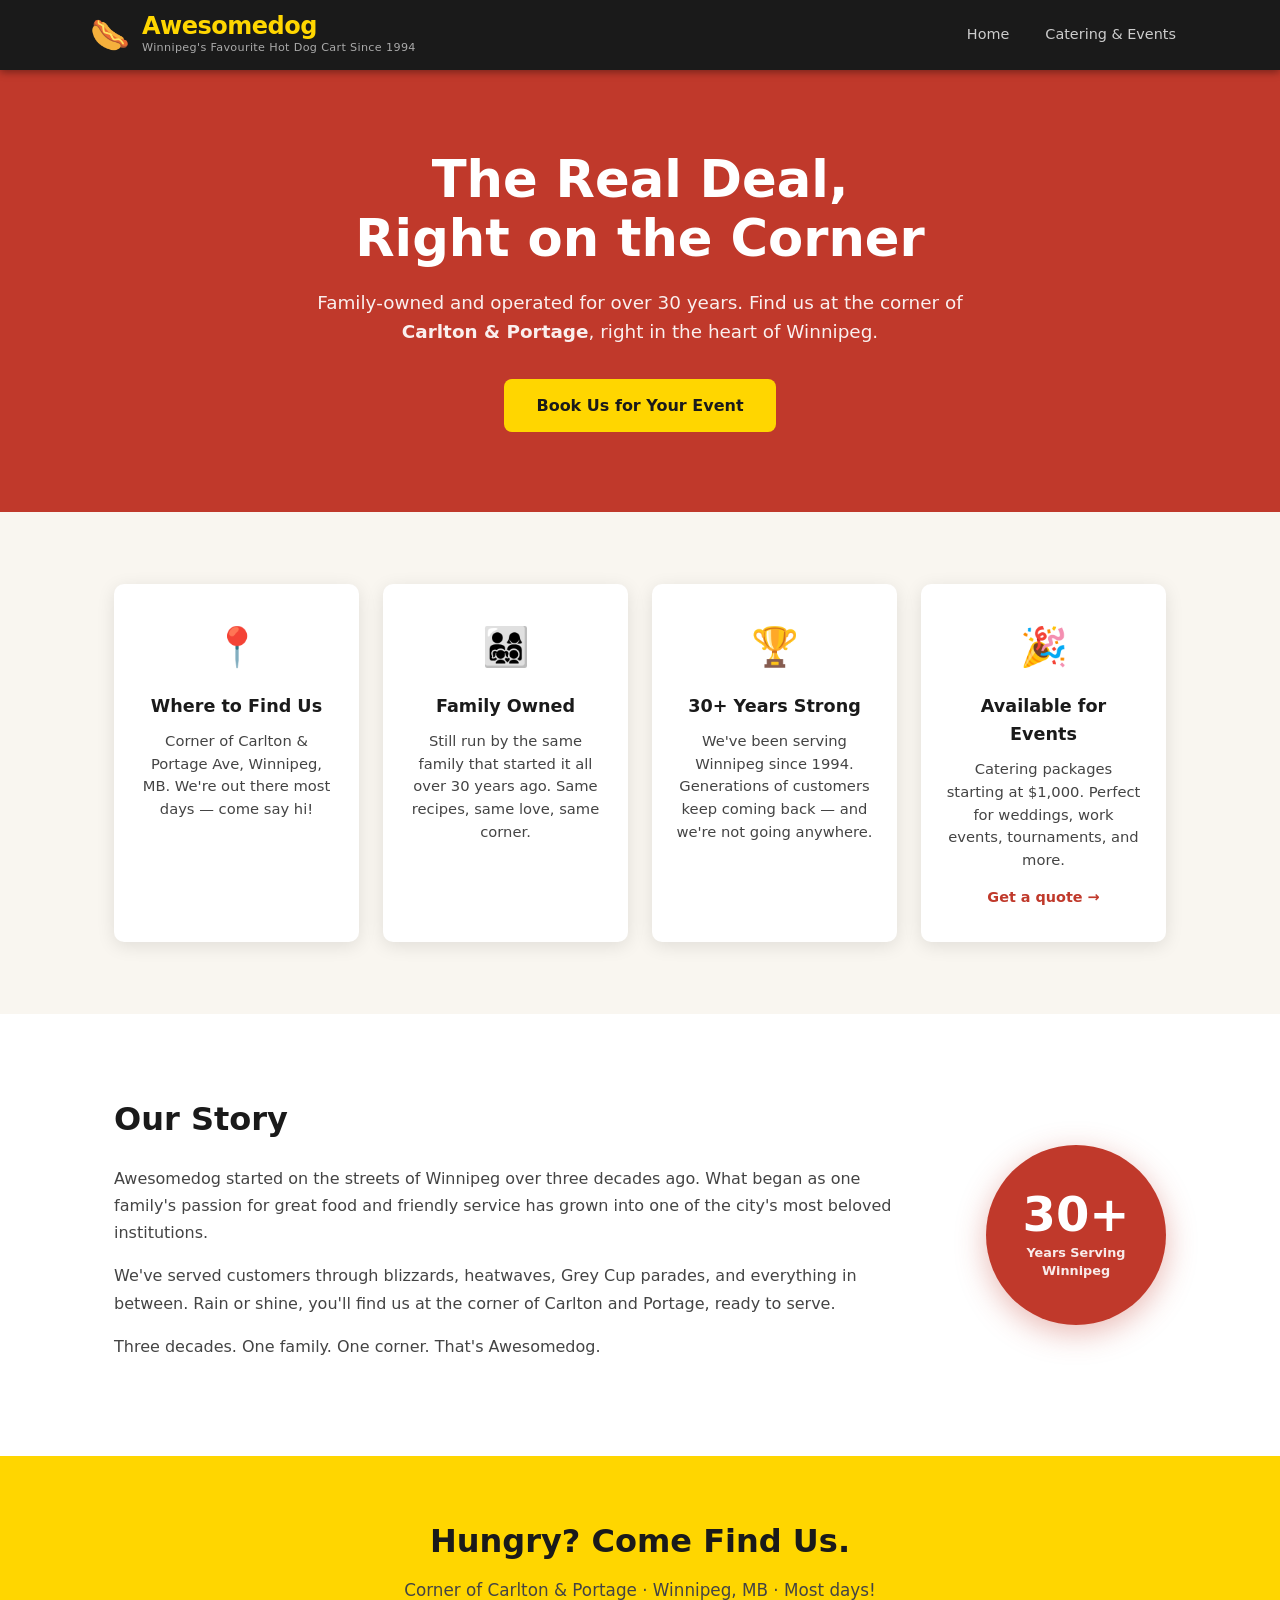
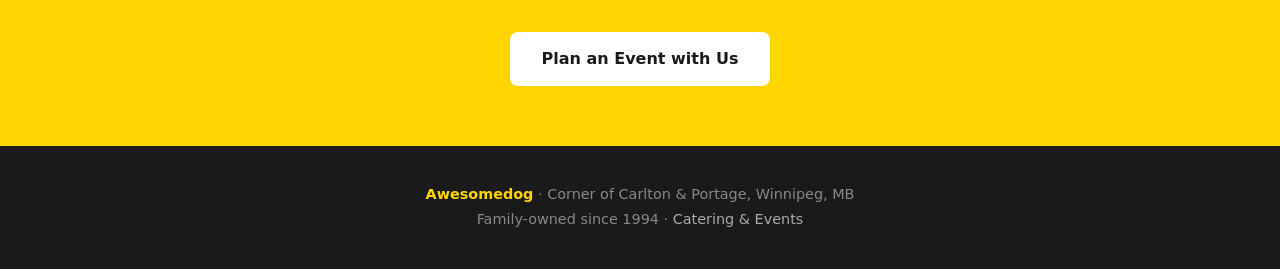
<file: index.html>
<!DOCTYPE html>
<html lang="en">
<head>
  <meta charset="UTF-8" />
  <meta name="viewport" content="width=device-width, initial-scale=1.0" />
  <title>Awesomedog – Winnipeg's Famous Hot Dog Cart</title>
  <link rel="stylesheet" href="style.css" />
</head>
<body>

  <header>
    <div class="header-inner">
      <div class="logo">
        <span class="logo-icon">🌭</span>
        <div>
          <h1>Awesomedog</h1>
          <p class="tagline">Winnipeg's Favourite Hot Dog Cart Since 1994</p>
        </div>
      </div>
      <nav>
        <a href="index.html">Home</a>
        <a href="catering.html">Catering &amp; Events</a>
      </nav>
    </div>
  </header>

  <section class="hero">
    <div class="hero-inner">
      <h2>The Real Deal,<br>Right on the Corner</h2>
      <p>Family-owned and operated for over 30 years. Find us at the corner of <strong>Carlton &amp; Portage</strong>, right in the heart of Winnipeg.</p>
      <a href="catering.html" class="btn">Book Us for Your Event</a>
    </div>
  </section>

  <section class="features">
    <div class="container">
      <div class="feature-grid">
        <div class="feature-card">
          <div class="feature-icon">📍</div>
          <h3>Where to Find Us</h3>
          <p>Corner of Carlton &amp; Portage Ave, Winnipeg, MB. We're out there most days — come say hi!</p>
        </div>
        <div class="feature-card">
          <div class="feature-icon">👨‍👩‍👧‍👦</div>
          <h3>Family Owned</h3>
          <p>Still run by the same family that started it all over 30 years ago. Same recipes, same love, same corner.</p>
        </div>
        <div class="feature-card">
          <div class="feature-icon">🏆</div>
          <h3>30+ Years Strong</h3>
          <p>We've been serving Winnipeg since 1994. Generations of customers keep coming back — and we're not going anywhere.</p>
        </div>
        <div class="feature-card">
          <div class="feature-icon">🎉</div>
          <h3>Available for Events</h3>
          <p>Catering packages starting at $1,000. Perfect for weddings, work events, tournaments, and more.</p>
          <a href="catering.html" class="card-link">Get a quote →</a>
        </div>
      </div>
    </div>
  </section>

  <section class="story">
    <div class="container story-inner">
      <div class="story-text">
        <h2>Our Story</h2>
        <p>Awesomedog started on the streets of Winnipeg over three decades ago. What began as one family's passion for great food and friendly service has grown into one of the city's most beloved institutions.</p>
        <p>We've served customers through blizzards, heatwaves, Grey Cup parades, and everything in between. Rain or shine, you'll find us at the corner of Carlton and Portage, ready to serve.</p>
        <p>Three decades. One family. One corner. That's Awesomedog.</p>
      </div>
      <div class="story-visual">
        <div class="years-badge">
          <span class="years-number">30+</span>
          <span class="years-label">Years Serving<br>Winnipeg</span>
        </div>
      </div>
    </div>
  </section>

  <section class="cta-banner">
    <div class="container">
      <h2>Hungry? Come Find Us.</h2>
      <p>Corner of Carlton &amp; Portage · Winnipeg, MB · Most days!</p>
      <a href="catering.html" class="btn btn-light">Plan an Event with Us</a>
    </div>
  </section>

  <footer>
    <div class="container">
      <p><strong>Awesomedog</strong> · Corner of Carlton &amp; Portage, Winnipeg, MB</p>
      <p>Family-owned since 1994 · <a href="catering.html">Catering &amp; Events</a></p>
    </div>
  </footer>

</body>
</html>
</file>
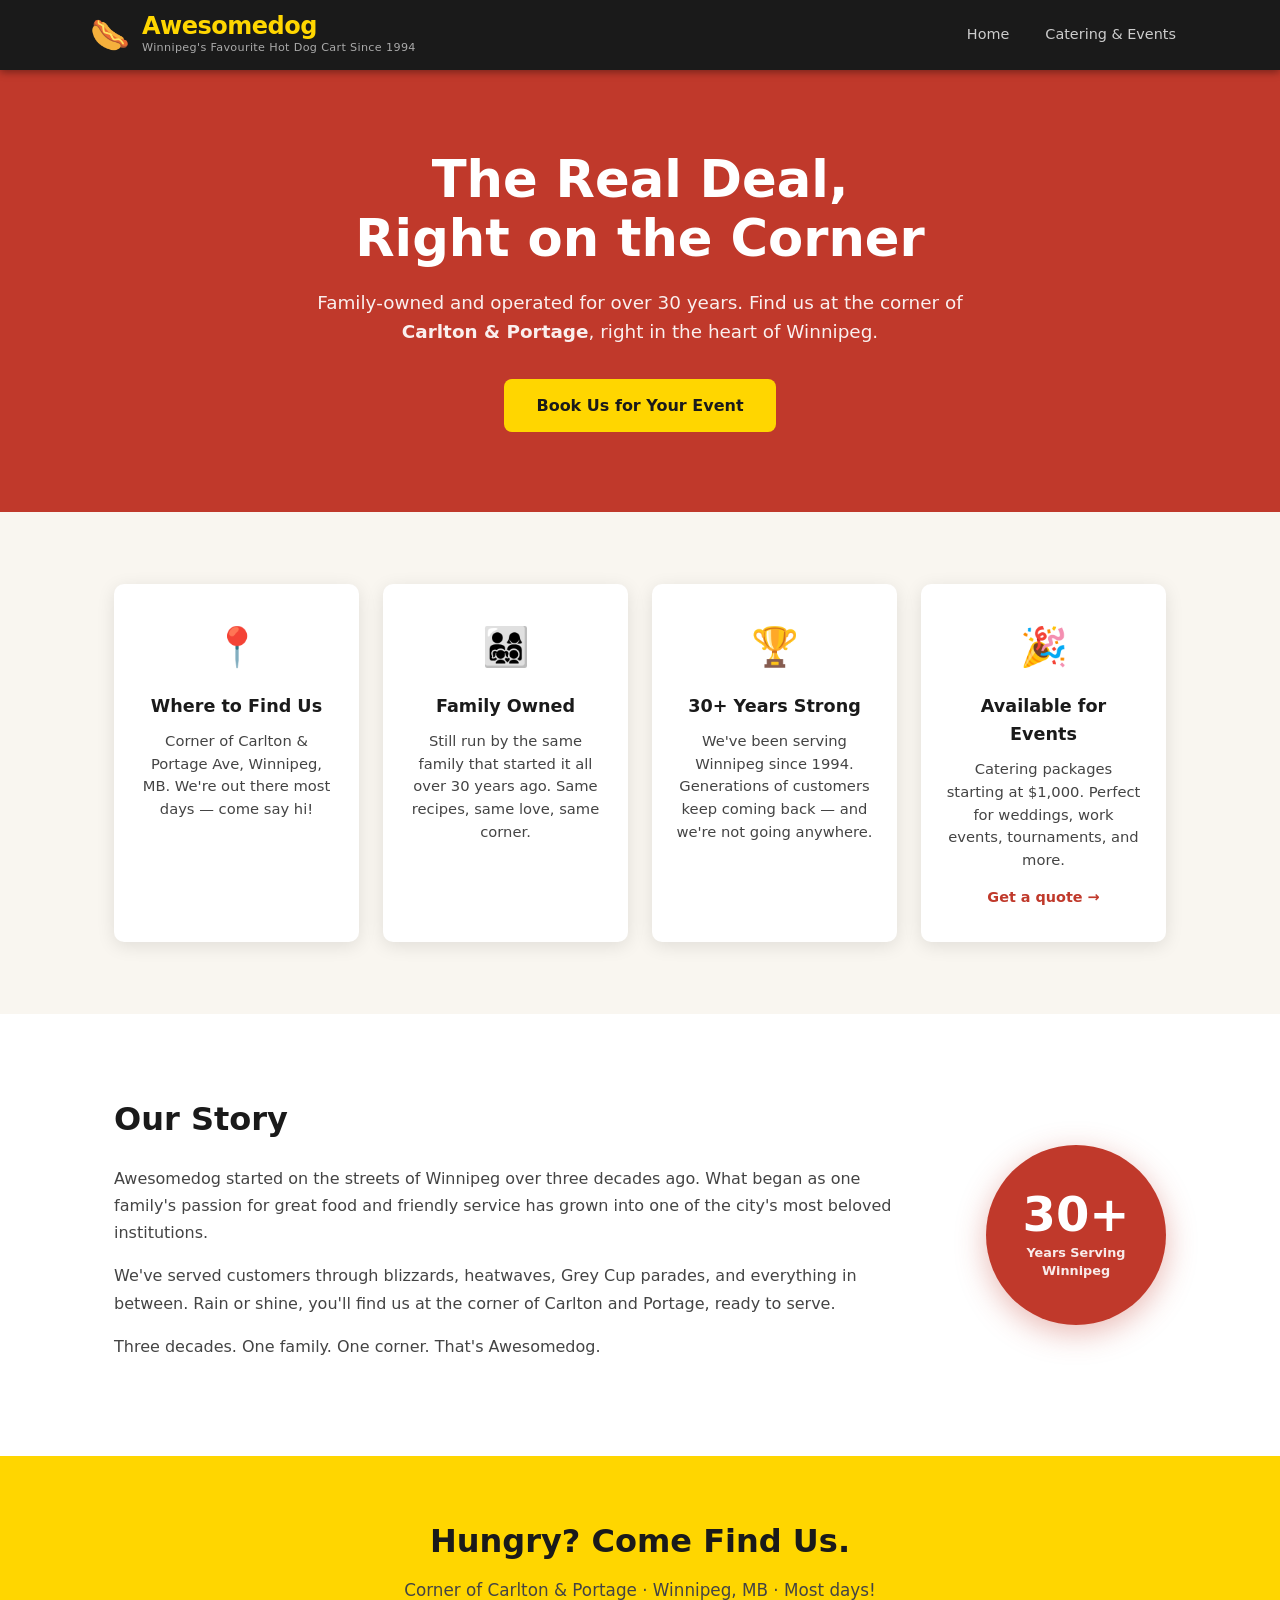
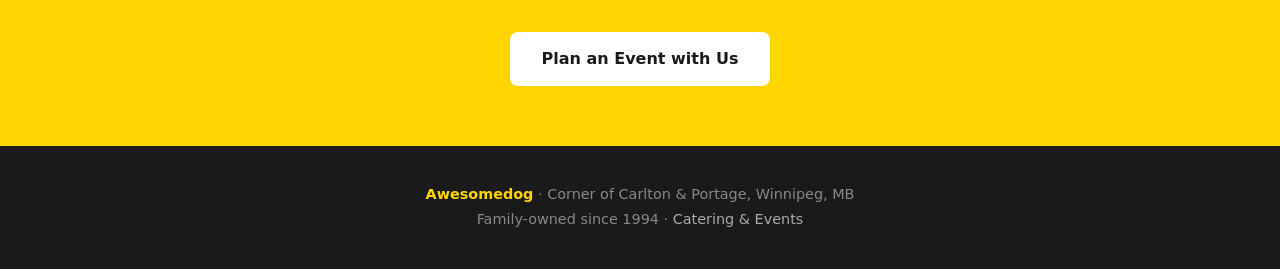
<file: awesomedog/index.html>
<!DOCTYPE html>
<html lang="en">
<head>
  <meta charset="UTF-8" />
  <meta name="viewport" content="width=device-width, initial-scale=1.0" />
  <title>Awesomedog – Winnipeg's Famous Hot Dog Cart</title>
  <link rel="stylesheet" href="style.css" />
</head>
<body>

  <header>
    <div class="header-inner">
      <div class="logo">
        <span class="logo-icon">🌭</span>
        <div>
          <h1>Awesomedog</h1>
          <p class="tagline">Winnipeg's Favourite Hot Dog Cart Since 1994</p>
        </div>
      </div>
      <nav>
        <a href="index.html">Home</a>
        <a href="catering.html">Catering &amp; Events</a>
      </nav>
    </div>
  </header>

  <section class="hero">
    <div class="hero-inner">
      <h2>The Real Deal,<br>Right on the Corner</h2>
      <p>Family-owned and operated for over 30 years. Find us at the corner of <strong>Carlton &amp; Portage</strong>, right in the heart of Winnipeg.</p>
      <a href="catering.html" class="btn">Book Us for Your Event</a>
    </div>
  </section>

  <section class="features">
    <div class="container">
      <div class="feature-grid">
        <div class="feature-card">
          <div class="feature-icon">📍</div>
          <h3>Where to Find Us</h3>
          <p>Corner of Carlton &amp; Portage Ave, Winnipeg, MB. We're out there most days — come say hi!</p>
        </div>
        <div class="feature-card">
          <div class="feature-icon">👨‍👩‍👧‍👦</div>
          <h3>Family Owned</h3>
          <p>Still run by the same family that started it all over 30 years ago. Same recipes, same love, same corner.</p>
        </div>
        <div class="feature-card">
          <div class="feature-icon">🏆</div>
          <h3>30+ Years Strong</h3>
          <p>We've been serving Winnipeg since 1994. Generations of customers keep coming back — and we're not going anywhere.</p>
        </div>
        <div class="feature-card">
          <div class="feature-icon">🎉</div>
          <h3>Available for Events</h3>
          <p>Catering packages starting at $1,000. Perfect for weddings, work events, tournaments, and more.</p>
          <a href="catering.html" class="card-link">Get a quote →</a>
        </div>
      </div>
    </div>
  </section>

  <section class="story">
    <div class="container story-inner">
      <div class="story-text">
        <h2>Our Story</h2>
        <p>Awesomedog started on the streets of Winnipeg over three decades ago. What began as one family's passion for great food and friendly service has grown into one of the city's most beloved institutions.</p>
        <p>We've served customers through blizzards, heatwaves, Grey Cup parades, and everything in between. Rain or shine, you'll find us at the corner of Carlton and Portage, ready to serve.</p>
        <p>Three decades. One family. One corner. That's Awesomedog.</p>
      </div>
      <div class="story-visual">
        <div class="years-badge">
          <span class="years-number">30+</span>
          <span class="years-label">Years Serving<br>Winnipeg</span>
        </div>
      </div>
    </div>
  </section>

  <section class="cta-banner">
    <div class="container">
      <h2>Hungry? Come Find Us.</h2>
      <p>Corner of Carlton &amp; Portage · Winnipeg, MB · Most days!</p>
      <a href="catering.html" class="btn btn-light">Plan an Event with Us</a>
    </div>
  </section>

  <footer>
    <div class="container">
      <p><strong>Awesomedog</strong> · Corner of Carlton &amp; Portage, Winnipeg, MB</p>
      <p>Family-owned since 1994 · <a href="catering.html">Catering &amp; Events</a></p>
    </div>
  </footer>

</body>
</html>
</file>
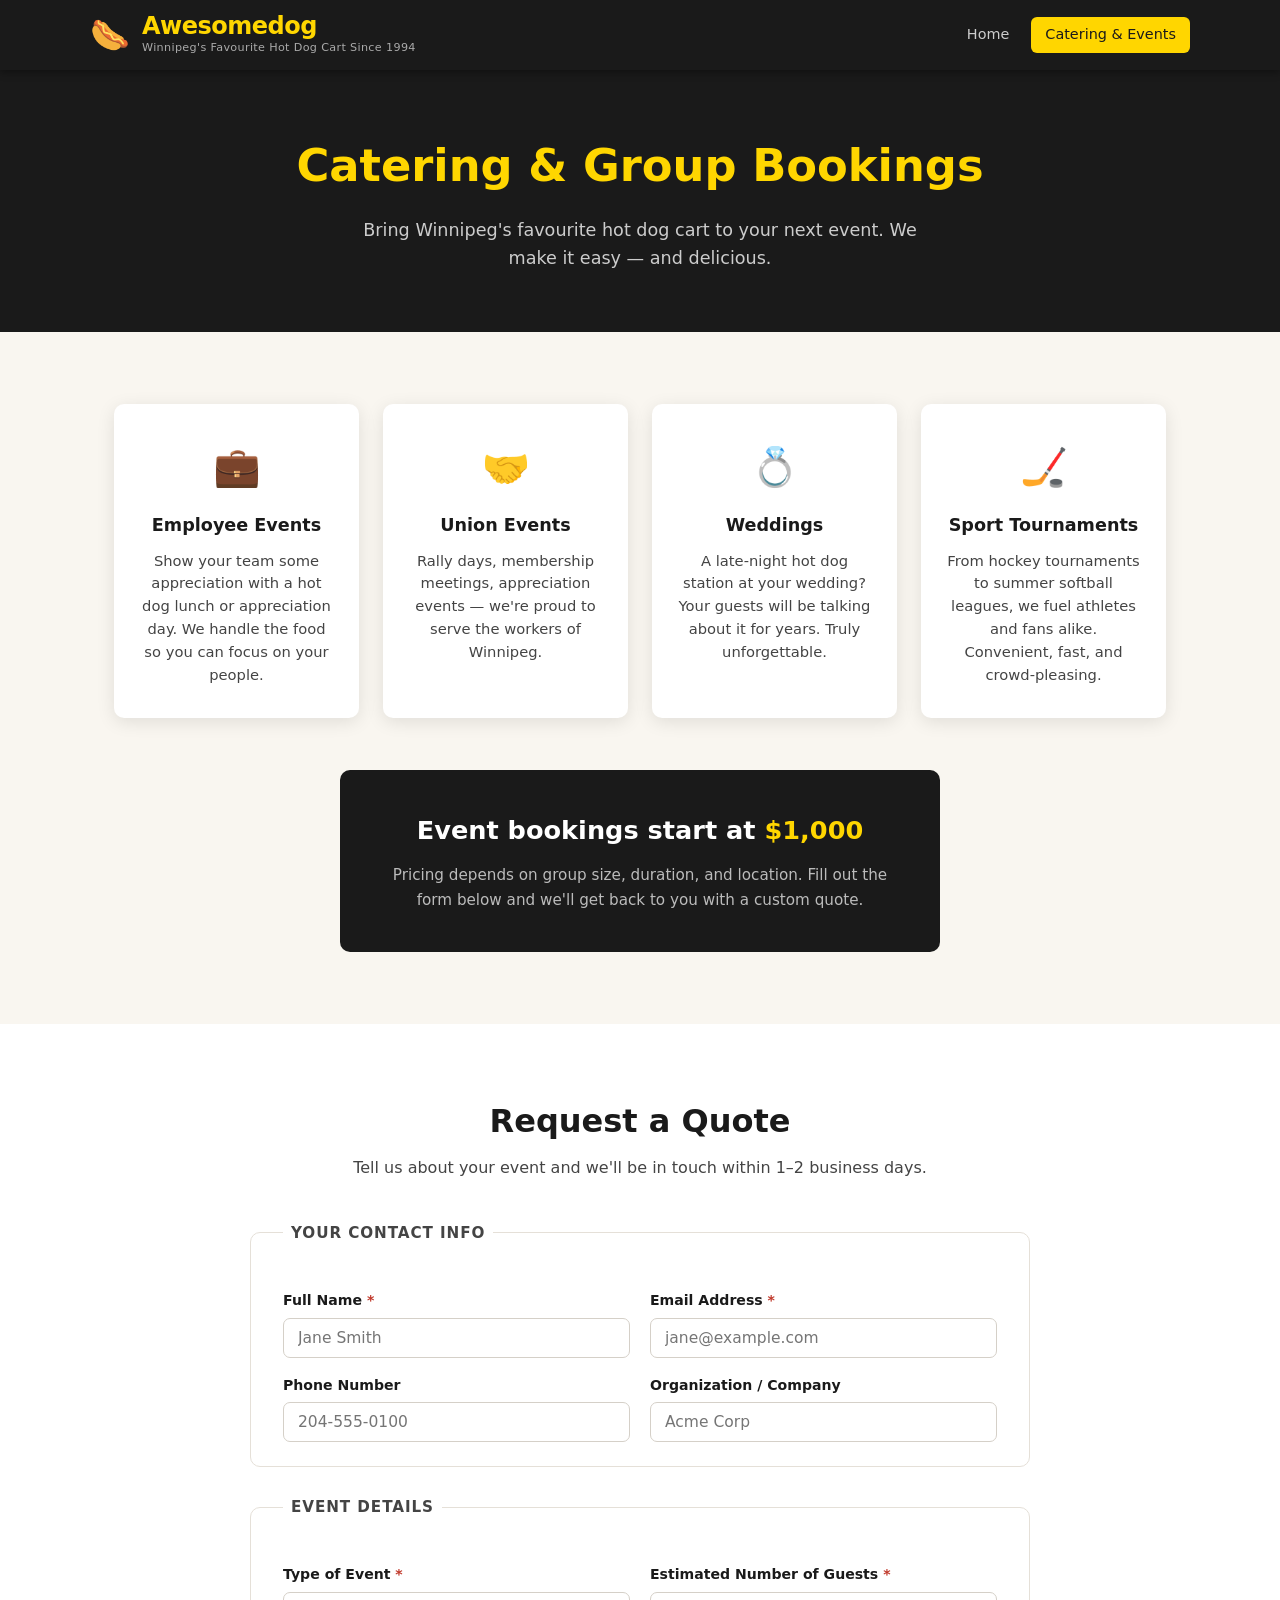
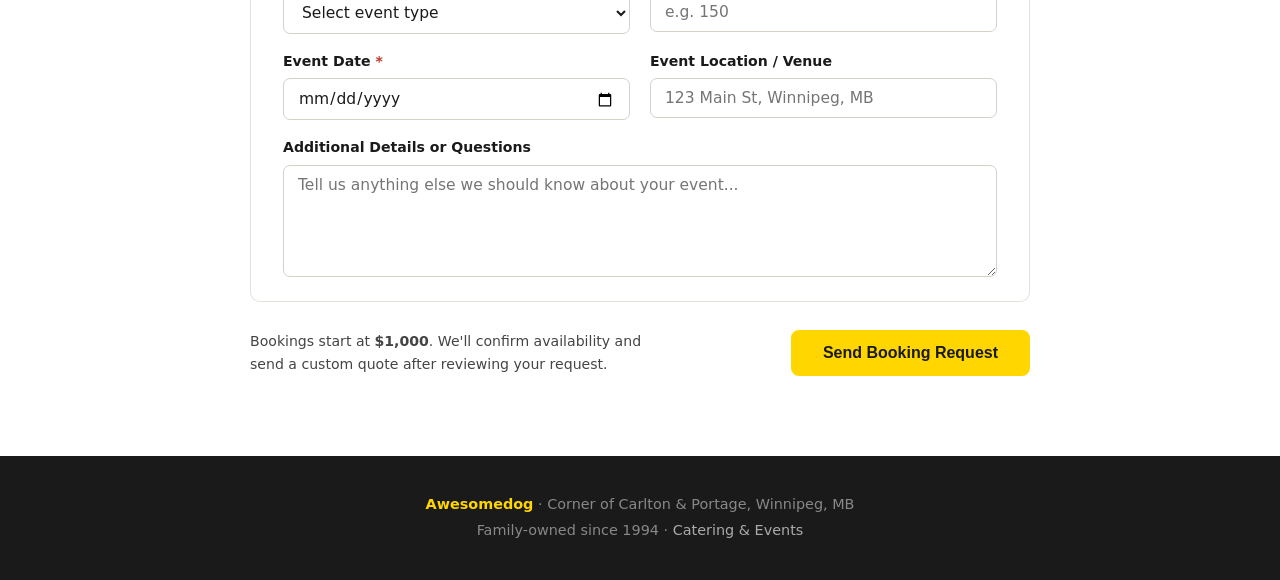
<file: catering.html>
<!DOCTYPE html>
<html lang="en">
<head>
  <meta charset="UTF-8" />
  <meta name="viewport" content="width=device-width, initial-scale=1.0" />
  <title>Catering &amp; Events – Awesomedog</title>
  <link rel="stylesheet" href="style.css" />
</head>
<body>

  <header>
    <div class="header-inner">
      <div class="logo">
        <span class="logo-icon">🌭</span>
        <div>
          <h1>Awesomedog</h1>
          <p class="tagline">Winnipeg's Favourite Hot Dog Cart Since 1994</p>
        </div>
      </div>
      <nav>
        <a href="index.html">Home</a>
        <a href="catering.html" class="active">Catering &amp; Events</a>
      </nav>
    </div>
  </header>

  <section class="page-hero">
    <div class="container">
      <h2>Catering &amp; Group Bookings</h2>
      <p>Bring Winnipeg's favourite hot dog cart to your next event. We make it easy — and delicious.</p>
    </div>
  </section>

  <section class="catering-info">
    <div class="container">
      <div class="info-grid">
        <div class="info-card">
          <div class="info-icon">💼</div>
          <h3>Employee Events</h3>
          <p>Show your team some appreciation with a hot dog lunch or appreciation day. We handle the food so you can focus on your people.</p>
        </div>
        <div class="info-card">
          <div class="info-icon">🤝</div>
          <h3>Union Events</h3>
          <p>Rally days, membership meetings, appreciation events — we're proud to serve the workers of Winnipeg.</p>
        </div>
        <div class="info-card">
          <div class="info-icon">💍</div>
          <h3>Weddings</h3>
          <p>A late-night hot dog station at your wedding? Your guests will be talking about it for years. Truly unforgettable.</p>
        </div>
        <div class="info-card">
          <div class="info-icon">🏒</div>
          <h3>Sport Tournaments</h3>
          <p>From hockey tournaments to summer softball leagues, we fuel athletes and fans alike. Convenient, fast, and crowd-pleasing.</p>
        </div>
      </div>

      <div class="pricing-callout">
        <h3>Event bookings start at <span class="price">$1,000</span></h3>
        <p>Pricing depends on group size, duration, and location. Fill out the form below and we'll get back to you with a custom quote.</p>
      </div>
    </div>
  </section>

  <section class="booking-form-section">
    <div class="container">
      <h2>Request a Quote</h2>
      <p class="form-intro">Tell us about your event and we'll be in touch within 1–2 business days.</p>

      <form class="booking-form" id="bookingForm" onsubmit="handleSubmit(event)">

        <fieldset>
          <legend>Your Contact Info</legend>
          <div class="form-row">
            <div class="form-group">
              <label for="name">Full Name <span class="required">*</span></label>
              <input type="text" id="name" name="name" required placeholder="Jane Smith" />
            </div>
            <div class="form-group">
              <label for="email">Email Address <span class="required">*</span></label>
              <input type="email" id="email" name="email" required placeholder="jane@example.com" />
            </div>
          </div>
          <div class="form-row">
            <div class="form-group">
              <label for="phone">Phone Number</label>
              <input type="tel" id="phone" name="phone" placeholder="204-555-0100" />
            </div>
            <div class="form-group">
              <label for="organization">Organization / Company</label>
              <input type="text" id="organization" name="organization" placeholder="Acme Corp" />
            </div>
          </div>
        </fieldset>

        <fieldset>
          <legend>Event Details</legend>
          <div class="form-row">
            <div class="form-group">
              <label for="event-type">Type of Event <span class="required">*</span></label>
              <select id="event-type" name="event-type" required>
                <option value="" disabled selected>Select event type</option>
                <option value="employee">Employee Event</option>
                <option value="union">Union Event</option>
                <option value="wedding">Wedding</option>
                <option value="sport">Sport Tournament</option>
                <option value="other">Other</option>
              </select>
            </div>
            <div class="form-group">
              <label for="guests">Estimated Number of Guests <span class="required">*</span></label>
              <input type="number" id="guests" name="guests" required min="1" placeholder="e.g. 150" />
            </div>
          </div>
          <div class="form-row">
            <div class="form-group">
              <label for="event-date">Event Date <span class="required">*</span></label>
              <input type="date" id="event-date" name="event-date" required />
            </div>
            <div class="form-group">
              <label for="event-location">Event Location / Venue</label>
              <input type="text" id="event-location" name="event-location" placeholder="123 Main St, Winnipeg, MB" />
            </div>
          </div>
          <div class="form-group full-width">
            <label for="message">Additional Details or Questions</label>
            <textarea id="message" name="message" rows="5" placeholder="Tell us anything else we should know about your event..."></textarea>
          </div>
        </fieldset>

        <div class="form-footer">
          <p class="form-note">Bookings start at <strong>$1,000</strong>. We'll confirm availability and send a custom quote after reviewing your request.</p>
          <button type="submit" class="btn">Send Booking Request</button>
        </div>

      </form>

      <div class="form-success" id="formSuccess" style="display:none;">
        <div class="success-icon">✅</div>
        <h3>Request Received!</h3>
        <p>Thanks for reaching out. We'll review your event details and get back to you within 1–2 business days.</p>
        <a href="index.html" class="btn">Back to Home</a>
      </div>

    </div>
  </section>

  <footer>
    <div class="container">
      <p><strong>Awesomedog</strong> · Corner of Carlton &amp; Portage, Winnipeg, MB</p>
      <p>Family-owned since 1994 · <a href="catering.html">Catering &amp; Events</a></p>
    </div>
  </footer>

  <script>
    function handleSubmit(e) {
      e.preventDefault();
      document.getElementById('bookingForm').style.display = 'none';
      document.getElementById('formSuccess').style.display = 'block';
      window.scrollTo({ top: document.getElementById('formSuccess').offsetTop - 80, behavior: 'smooth' });
    }
  </script>

</body>
</html>
</file>
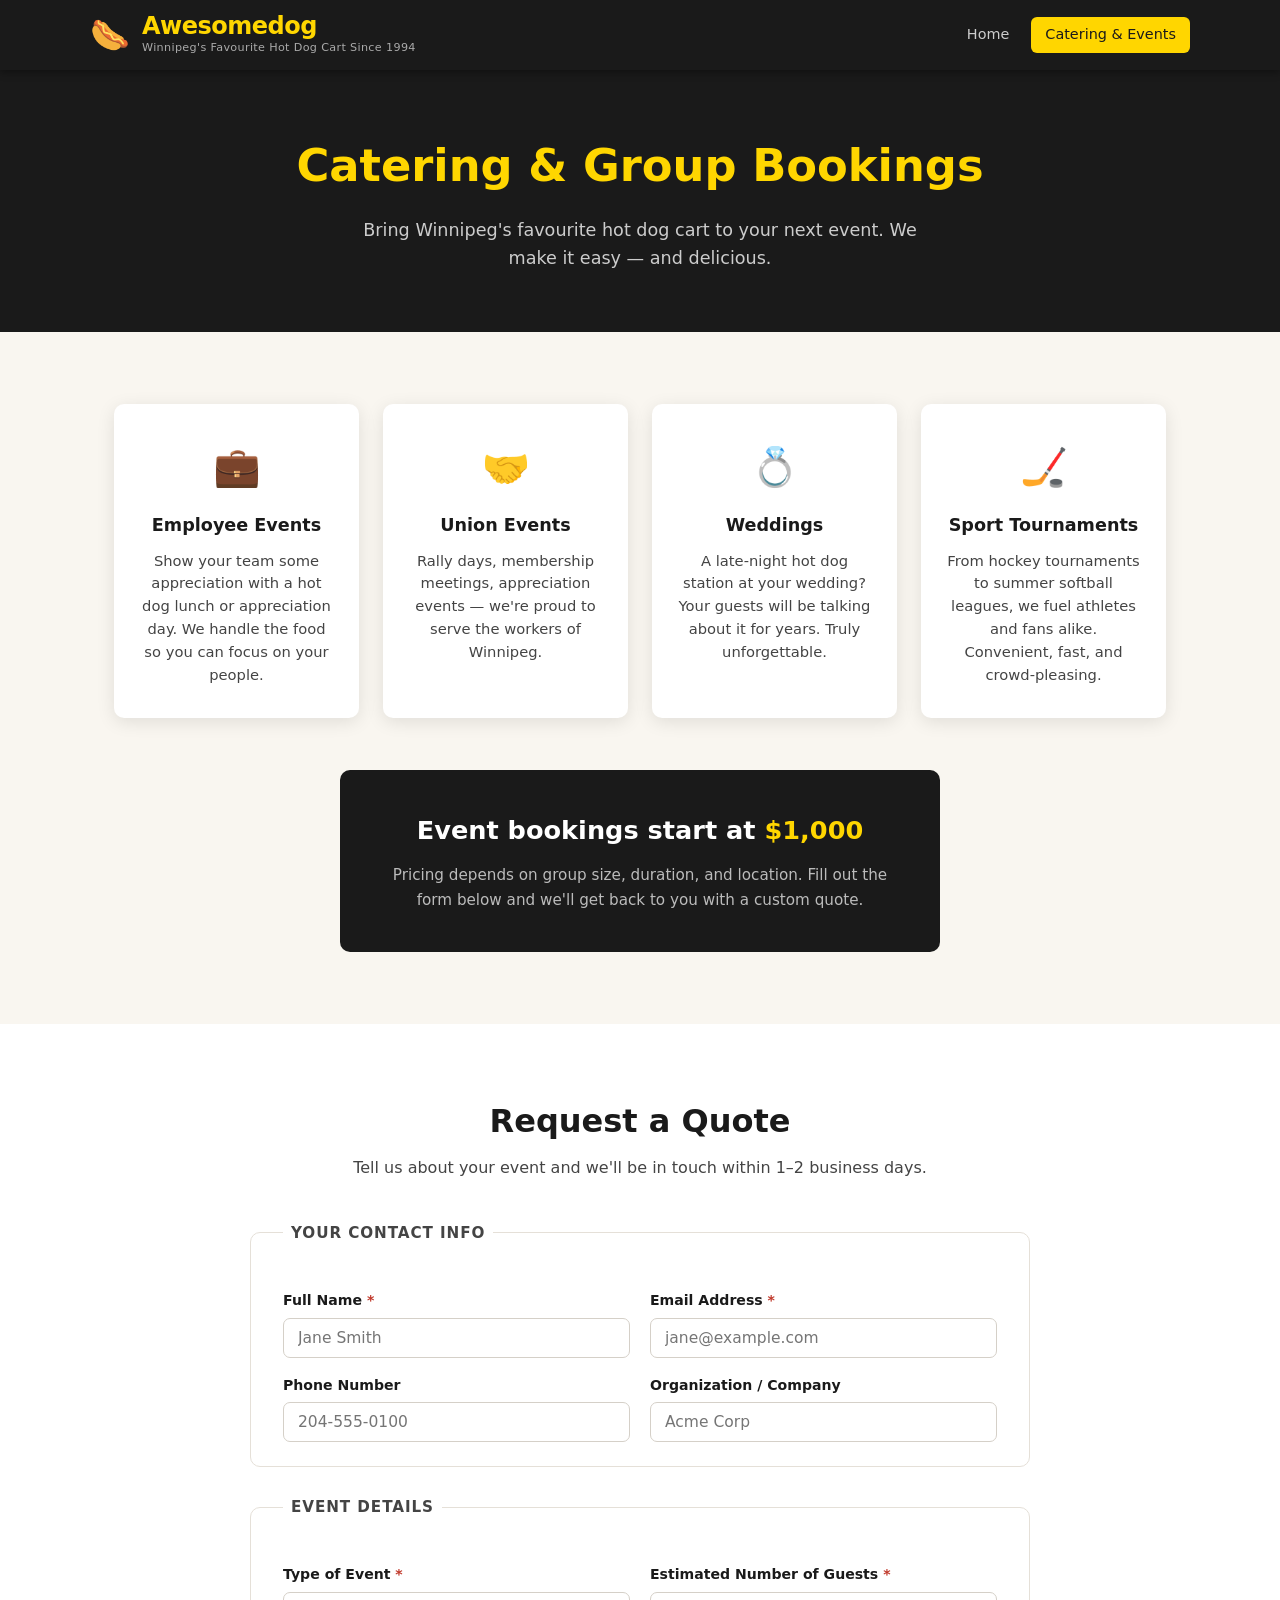
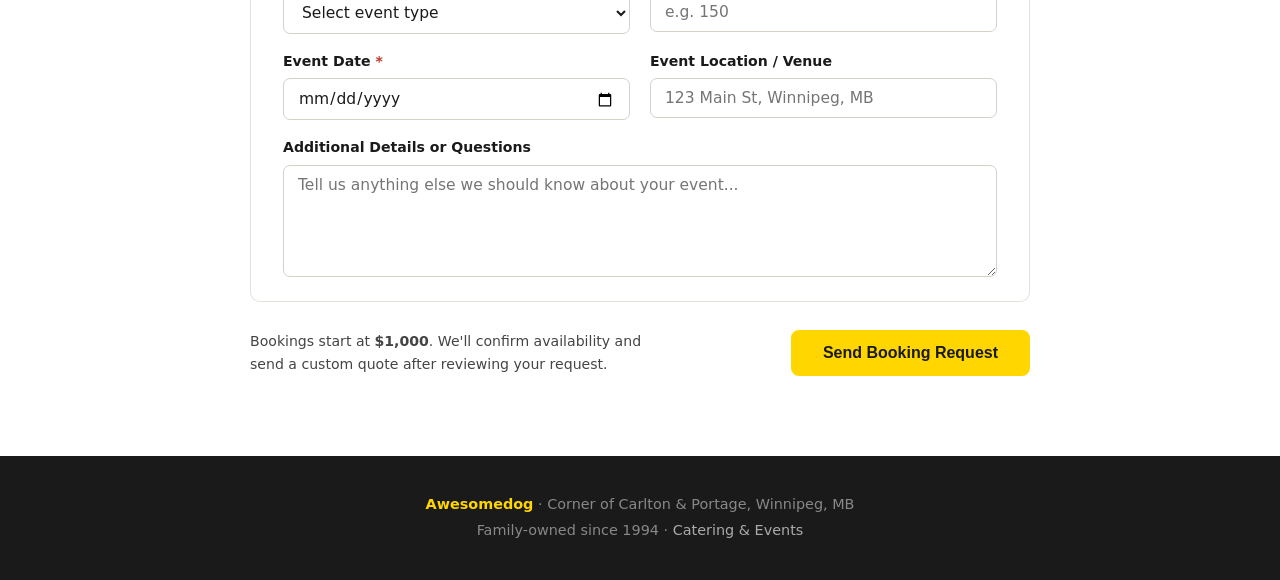
<file: awesomedog/catering.html>
<!DOCTYPE html>
<html lang="en">
<head>
  <meta charset="UTF-8" />
  <meta name="viewport" content="width=device-width, initial-scale=1.0" />
  <title>Catering &amp; Events – Awesomedog</title>
  <link rel="stylesheet" href="style.css" />
</head>
<body>

  <header>
    <div class="header-inner">
      <div class="logo">
        <span class="logo-icon">🌭</span>
        <div>
          <h1>Awesomedog</h1>
          <p class="tagline">Winnipeg's Favourite Hot Dog Cart Since 1994</p>
        </div>
      </div>
      <nav>
        <a href="index.html">Home</a>
        <a href="catering.html" class="active">Catering &amp; Events</a>
      </nav>
    </div>
  </header>

  <section class="page-hero">
    <div class="container">
      <h2>Catering &amp; Group Bookings</h2>
      <p>Bring Winnipeg's favourite hot dog cart to your next event. We make it easy — and delicious.</p>
    </div>
  </section>

  <section class="catering-info">
    <div class="container">
      <div class="info-grid">
        <div class="info-card">
          <div class="info-icon">💼</div>
          <h3>Employee Events</h3>
          <p>Show your team some appreciation with a hot dog lunch or appreciation day. We handle the food so you can focus on your people.</p>
        </div>
        <div class="info-card">
          <div class="info-icon">🤝</div>
          <h3>Union Events</h3>
          <p>Rally days, membership meetings, appreciation events — we're proud to serve the workers of Winnipeg.</p>
        </div>
        <div class="info-card">
          <div class="info-icon">💍</div>
          <h3>Weddings</h3>
          <p>A late-night hot dog station at your wedding? Your guests will be talking about it for years. Truly unforgettable.</p>
        </div>
        <div class="info-card">
          <div class="info-icon">🏒</div>
          <h3>Sport Tournaments</h3>
          <p>From hockey tournaments to summer softball leagues, we fuel athletes and fans alike. Convenient, fast, and crowd-pleasing.</p>
        </div>
      </div>

      <div class="pricing-callout">
        <h3>Event bookings start at <span class="price">$1,000</span></h3>
        <p>Pricing depends on group size, duration, and location. Fill out the form below and we'll get back to you with a custom quote.</p>
      </div>
    </div>
  </section>

  <section class="booking-form-section">
    <div class="container">
      <h2>Request a Quote</h2>
      <p class="form-intro">Tell us about your event and we'll be in touch within 1–2 business days.</p>

      <form class="booking-form" id="bookingForm" onsubmit="handleSubmit(event)">

        <fieldset>
          <legend>Your Contact Info</legend>
          <div class="form-row">
            <div class="form-group">
              <label for="name">Full Name <span class="required">*</span></label>
              <input type="text" id="name" name="name" required placeholder="Jane Smith" />
            </div>
            <div class="form-group">
              <label for="email">Email Address <span class="required">*</span></label>
              <input type="email" id="email" name="email" required placeholder="jane@example.com" />
            </div>
          </div>
          <div class="form-row">
            <div class="form-group">
              <label for="phone">Phone Number</label>
              <input type="tel" id="phone" name="phone" placeholder="204-555-0100" />
            </div>
            <div class="form-group">
              <label for="organization">Organization / Company</label>
              <input type="text" id="organization" name="organization" placeholder="Acme Corp" />
            </div>
          </div>
        </fieldset>

        <fieldset>
          <legend>Event Details</legend>
          <div class="form-row">
            <div class="form-group">
              <label for="event-type">Type of Event <span class="required">*</span></label>
              <select id="event-type" name="event-type" required>
                <option value="" disabled selected>Select event type</option>
                <option value="employee">Employee Event</option>
                <option value="union">Union Event</option>
                <option value="wedding">Wedding</option>
                <option value="sport">Sport Tournament</option>
                <option value="other">Other</option>
              </select>
            </div>
            <div class="form-group">
              <label for="guests">Estimated Number of Guests <span class="required">*</span></label>
              <input type="number" id="guests" name="guests" required min="1" placeholder="e.g. 150" />
            </div>
          </div>
          <div class="form-row">
            <div class="form-group">
              <label for="event-date">Event Date <span class="required">*</span></label>
              <input type="date" id="event-date" name="event-date" required />
            </div>
            <div class="form-group">
              <label for="event-location">Event Location / Venue</label>
              <input type="text" id="event-location" name="event-location" placeholder="123 Main St, Winnipeg, MB" />
            </div>
          </div>
          <div class="form-group full-width">
            <label for="message">Additional Details or Questions</label>
            <textarea id="message" name="message" rows="5" placeholder="Tell us anything else we should know about your event..."></textarea>
          </div>
        </fieldset>

        <div class="form-footer">
          <p class="form-note">Bookings start at <strong>$1,000</strong>. We'll confirm availability and send a custom quote after reviewing your request.</p>
          <button type="submit" class="btn">Send Booking Request</button>
        </div>

      </form>

      <div class="form-success" id="formSuccess" style="display:none;">
        <div class="success-icon">✅</div>
        <h3>Request Received!</h3>
        <p>Thanks for reaching out. We'll review your event details and get back to you within 1–2 business days.</p>
        <a href="index.html" class="btn">Back to Home</a>
      </div>

    </div>
  </section>

  <footer>
    <div class="container">
      <p><strong>Awesomedog</strong> · Corner of Carlton &amp; Portage, Winnipeg, MB</p>
      <p>Family-owned since 1994 · <a href="catering.html">Catering &amp; Events</a></p>
    </div>
  </footer>

  <script>
    function handleSubmit(e) {
      e.preventDefault();
      document.getElementById('bookingForm').style.display = 'none';
      document.getElementById('formSuccess').style.display = 'block';
      window.scrollTo({ top: document.getElementById('formSuccess').offsetTop - 80, behavior: 'smooth' });
    }
  </script>

</body>
</html>
</file>
<file: style.css>
/* ============================================
   Awesomedog – Main Stylesheet
   ============================================ */

*, *::before, *::after {
  box-sizing: border-box;
  margin: 0;
  padding: 0;
}

:root {
  --yellow: #FFD600;
  --yellow-dark: #F5C800;
  --red: #C0392B;
  --red-dark: #A93226;
  --dark: #1A1A1A;
  --mid: #444444;
  --light: #F9F6F0;
  --white: #FFFFFF;
  --radius: 10px;
  --shadow: 0 4px 18px rgba(0,0,0,0.10);
}

body {
  font-family: 'Segoe UI', system-ui, -apple-system, sans-serif;
  color: var(--dark);
  background: var(--white);
  line-height: 1.6;
}

a {
  color: var(--red);
  text-decoration: none;
}

a:hover {
  text-decoration: underline;
}

.container {
  max-width: 1100px;
  margin: 0 auto;
  padding: 0 24px;
}

/* ---- Header ---- */

header {
  background: var(--dark);
  color: var(--white);
  padding: 0 24px;
  position: sticky;
  top: 0;
  z-index: 100;
  box-shadow: 0 2px 8px rgba(0,0,0,0.4);
}

.header-inner {
  max-width: 1100px;
  margin: 0 auto;
  display: flex;
  align-items: center;
  justify-content: space-between;
  height: 70px;
  gap: 16px;
}

.logo {
  display: flex;
  align-items: center;
  gap: 12px;
}

.logo-icon {
  font-size: 2rem;
  line-height: 1;
}

.logo h1 {
  font-size: 1.5rem;
  font-weight: 800;
  color: var(--yellow);
  letter-spacing: -0.5px;
  line-height: 1.1;
}

.logo .tagline {
  font-size: 0.7rem;
  color: #aaa;
  letter-spacing: 0.03em;
}

nav {
  display: flex;
  gap: 8px;
}

nav a {
  color: #ccc;
  font-size: 0.9rem;
  font-weight: 500;
  padding: 6px 14px;
  border-radius: 6px;
  transition: background 0.15s, color 0.15s;
  text-decoration: none;
}

nav a:hover,
nav a.active {
  background: var(--yellow);
  color: var(--dark);
}

/* ---- Hero ---- */

.hero {
  background: var(--red);
  color: var(--white);
  padding: 80px 24px;
  text-align: center;
}

.hero-inner {
  max-width: 680px;
  margin: 0 auto;
}

.hero h2 {
  font-size: clamp(2rem, 5vw, 3.2rem);
  font-weight: 900;
  line-height: 1.15;
  margin-bottom: 20px;
}

.hero p {
  font-size: 1.15rem;
  opacity: 0.92;
  margin-bottom: 32px;
}

/* ---- Page Hero (catering page) ---- */

.page-hero {
  background: var(--dark);
  color: var(--white);
  padding: 60px 24px;
  text-align: center;
}

.page-hero h2 {
  font-size: clamp(1.8rem, 4vw, 2.8rem);
  font-weight: 800;
  margin-bottom: 14px;
  color: var(--yellow);
}

.page-hero p {
  font-size: 1.1rem;
  color: #ccc;
  max-width: 560px;
  margin: 0 auto;
}

/* ---- Buttons ---- */

.btn {
  display: inline-block;
  background: var(--yellow);
  color: var(--dark);
  font-weight: 700;
  font-size: 1rem;
  padding: 14px 32px;
  border-radius: 8px;
  border: none;
  cursor: pointer;
  transition: background 0.15s, transform 0.1s;
  text-decoration: none;
}

.btn:hover {
  background: var(--yellow-dark);
  transform: translateY(-1px);
  text-decoration: none;
}

.btn-light {
  background: var(--white);
  color: var(--dark);
}

.btn-light:hover {
  background: #f0f0f0;
}

/* ---- Feature Cards ---- */

.features {
  padding: 72px 0;
  background: var(--light);
}

.feature-grid {
  display: grid;
  grid-template-columns: repeat(auto-fit, minmax(230px, 1fr));
  gap: 24px;
}

.feature-card {
  background: var(--white);
  border-radius: var(--radius);
  padding: 32px 24px;
  box-shadow: var(--shadow);
  text-align: center;
}

.feature-icon {
  font-size: 2.4rem;
  margin-bottom: 14px;
}

.feature-card h3 {
  font-size: 1.1rem;
  font-weight: 700;
  margin-bottom: 10px;
}

.feature-card p {
  font-size: 0.92rem;
  color: var(--mid);
  line-height: 1.55;
}

.card-link {
  display: inline-block;
  margin-top: 14px;
  font-size: 0.9rem;
  font-weight: 600;
  color: var(--red);
}

/* ---- Story ---- */

.story {
  padding: 80px 24px;
  background: var(--white);
}

.story-inner {
  display: flex;
  align-items: center;
  gap: 60px;
}

.story-text {
  flex: 1;
}

.story-text h2 {
  font-size: 2rem;
  font-weight: 800;
  margin-bottom: 20px;
  color: var(--dark);
}

.story-text p {
  color: var(--mid);
  margin-bottom: 16px;
  font-size: 1rem;
  line-height: 1.7;
}

.story-visual {
  flex-shrink: 0;
}

.years-badge {
  width: 180px;
  height: 180px;
  background: var(--red);
  border-radius: 50%;
  display: flex;
  flex-direction: column;
  align-items: center;
  justify-content: center;
  color: var(--white);
  text-align: center;
  box-shadow: 0 8px 30px rgba(192,57,43,0.35);
}

.years-number {
  font-size: 3rem;
  font-weight: 900;
  line-height: 1;
}

.years-label {
  font-size: 0.8rem;
  font-weight: 600;
  opacity: 0.9;
  margin-top: 6px;
  line-height: 1.4;
}

/* ---- CTA Banner ---- */

.cta-banner {
  background: var(--yellow);
  padding: 60px 24px;
  text-align: center;
}

.cta-banner h2 {
  font-size: 2rem;
  font-weight: 800;
  color: var(--dark);
  margin-bottom: 10px;
}

.cta-banner p {
  color: var(--mid);
  font-size: 1.05rem;
  margin-bottom: 28px;
}

/* ---- Catering Info ---- */

.catering-info {
  padding: 72px 0;
  background: var(--light);
}

.info-grid {
  display: grid;
  grid-template-columns: repeat(auto-fit, minmax(230px, 1fr));
  gap: 24px;
  margin-bottom: 52px;
}

.info-card {
  background: var(--white);
  border-radius: var(--radius);
  padding: 32px 24px;
  box-shadow: var(--shadow);
  text-align: center;
}

.info-icon {
  font-size: 2.4rem;
  margin-bottom: 14px;
}

.info-card h3 {
  font-size: 1.1rem;
  font-weight: 700;
  margin-bottom: 10px;
}

.info-card p {
  font-size: 0.92rem;
  color: var(--mid);
  line-height: 1.55;
}

.pricing-callout {
  background: var(--dark);
  color: var(--white);
  border-radius: var(--radius);
  padding: 40px;
  text-align: center;
  max-width: 600px;
  margin: 0 auto;
}

.pricing-callout h3 {
  font-size: 1.6rem;
  font-weight: 800;
  margin-bottom: 12px;
}

.pricing-callout .price {
  color: var(--yellow);
}

.pricing-callout p {
  color: #bbb;
  font-size: 0.95rem;
}

/* ---- Booking Form ---- */

.booking-form-section {
  padding: 72px 0 80px;
  background: var(--white);
}

.booking-form-section h2 {
  font-size: 2rem;
  font-weight: 800;
  margin-bottom: 8px;
  text-align: center;
}

.form-intro {
  text-align: center;
  color: var(--mid);
  margin-bottom: 40px;
}

.booking-form {
  max-width: 780px;
  margin: 0 auto;
}

fieldset {
  border: 1.5px solid #E5E0D8;
  border-radius: var(--radius);
  padding: 28px 32px 24px;
  margin-bottom: 28px;
}

legend {
  font-weight: 700;
  font-size: 0.95rem;
  color: var(--mid);
  padding: 0 8px;
  text-transform: uppercase;
  letter-spacing: 0.06em;
}

.form-row {
  display: grid;
  grid-template-columns: 1fr 1fr;
  gap: 20px;
}

.form-group {
  display: flex;
  flex-direction: column;
  gap: 6px;
  margin-top: 16px;
}

.form-group.full-width {
  grid-column: 1 / -1;
}

label {
  font-size: 0.88rem;
  font-weight: 600;
  color: var(--dark);
}

.required {
  color: var(--red);
}

input,
select,
textarea {
  font-family: inherit;
  font-size: 0.97rem;
  padding: 10px 14px;
  border: 1.5px solid #D5D0C8;
  border-radius: 7px;
  background: var(--white);
  color: var(--dark);
  transition: border-color 0.15s;
  outline: none;
  width: 100%;
}

input:focus,
select:focus,
textarea:focus {
  border-color: var(--red);
}

textarea {
  resize: vertical;
}

.form-footer {
  display: flex;
  align-items: center;
  justify-content: space-between;
  gap: 20px;
  flex-wrap: wrap;
  max-width: 780px;
  margin: 0 auto;
}

.form-note {
  font-size: 0.88rem;
  color: var(--mid);
  max-width: 400px;
}

.form-footer .btn {
  white-space: nowrap;
}

/* ---- Success State ---- */

.form-success {
  max-width: 500px;
  margin: 0 auto;
  text-align: center;
  padding: 60px 24px;
}

.success-icon {
  font-size: 3.5rem;
  margin-bottom: 20px;
}

.form-success h3 {
  font-size: 1.8rem;
  font-weight: 800;
  margin-bottom: 12px;
}

.form-success p {
  color: var(--mid);
  margin-bottom: 28px;
  font-size: 1rem;
}

/* ---- Footer ---- */

footer {
  background: var(--dark);
  color: #888;
  text-align: center;
  padding: 36px 24px;
  font-size: 0.9rem;
  line-height: 1.8;
}

footer strong {
  color: var(--yellow);
}

footer a {
  color: #aaa;
}

footer a:hover {
  color: var(--yellow);
}

/* ---- Responsive ---- */

@media (max-width: 700px) {
  .header-inner {
    flex-direction: column;
    height: auto;
    padding: 12px 0;
    gap: 8px;
  }

  .logo .tagline {
    display: none;
  }

  .story-inner {
    flex-direction: column;
    gap: 32px;
    text-align: center;
  }

  .form-row {
    grid-template-columns: 1fr;
  }

  .form-footer {
    flex-direction: column;
    align-items: flex-start;
  }

  fieldset {
    padding: 20px 16px;
  }
}
</file>
<file: awesomedog/style.css>
/* ============================================
   Awesomedog – Main Stylesheet
   ============================================ */

*, *::before, *::after {
  box-sizing: border-box;
  margin: 0;
  padding: 0;
}

:root {
  --yellow: #FFD600;
  --yellow-dark: #F5C800;
  --red: #C0392B;
  --red-dark: #A93226;
  --dark: #1A1A1A;
  --mid: #444444;
  --light: #F9F6F0;
  --white: #FFFFFF;
  --radius: 10px;
  --shadow: 0 4px 18px rgba(0,0,0,0.10);
}

body {
  font-family: 'Segoe UI', system-ui, -apple-system, sans-serif;
  color: var(--dark);
  background: var(--white);
  line-height: 1.6;
}

a {
  color: var(--red);
  text-decoration: none;
}

a:hover {
  text-decoration: underline;
}

.container {
  max-width: 1100px;
  margin: 0 auto;
  padding: 0 24px;
}

/* ---- Header ---- */

header {
  background: var(--dark);
  color: var(--white);
  padding: 0 24px;
  position: sticky;
  top: 0;
  z-index: 100;
  box-shadow: 0 2px 8px rgba(0,0,0,0.4);
}

.header-inner {
  max-width: 1100px;
  margin: 0 auto;
  display: flex;
  align-items: center;
  justify-content: space-between;
  height: 70px;
  gap: 16px;
}

.logo {
  display: flex;
  align-items: center;
  gap: 12px;
}

.logo-icon {
  font-size: 2rem;
  line-height: 1;
}

.logo h1 {
  font-size: 1.5rem;
  font-weight: 800;
  color: var(--yellow);
  letter-spacing: -0.5px;
  line-height: 1.1;
}

.logo .tagline {
  font-size: 0.7rem;
  color: #aaa;
  letter-spacing: 0.03em;
}

nav {
  display: flex;
  gap: 8px;
}

nav a {
  color: #ccc;
  font-size: 0.9rem;
  font-weight: 500;
  padding: 6px 14px;
  border-radius: 6px;
  transition: background 0.15s, color 0.15s;
  text-decoration: none;
}

nav a:hover,
nav a.active {
  background: var(--yellow);
  color: var(--dark);
}

/* ---- Hero ---- */

.hero {
  background: var(--red);
  color: var(--white);
  padding: 80px 24px;
  text-align: center;
}

.hero-inner {
  max-width: 680px;
  margin: 0 auto;
}

.hero h2 {
  font-size: clamp(2rem, 5vw, 3.2rem);
  font-weight: 900;
  line-height: 1.15;
  margin-bottom: 20px;
}

.hero p {
  font-size: 1.15rem;
  opacity: 0.92;
  margin-bottom: 32px;
}

/* ---- Page Hero (catering page) ---- */

.page-hero {
  background: var(--dark);
  color: var(--white);
  padding: 60px 24px;
  text-align: center;
}

.page-hero h2 {
  font-size: clamp(1.8rem, 4vw, 2.8rem);
  font-weight: 800;
  margin-bottom: 14px;
  color: var(--yellow);
}

.page-hero p {
  font-size: 1.1rem;
  color: #ccc;
  max-width: 560px;
  margin: 0 auto;
}

/* ---- Buttons ---- */

.btn {
  display: inline-block;
  background: var(--yellow);
  color: var(--dark);
  font-weight: 700;
  font-size: 1rem;
  padding: 14px 32px;
  border-radius: 8px;
  border: none;
  cursor: pointer;
  transition: background 0.15s, transform 0.1s;
  text-decoration: none;
}

.btn:hover {
  background: var(--yellow-dark);
  transform: translateY(-1px);
  text-decoration: none;
}

.btn-light {
  background: var(--white);
  color: var(--dark);
}

.btn-light:hover {
  background: #f0f0f0;
}

/* ---- Feature Cards ---- */

.features {
  padding: 72px 0;
  background: var(--light);
}

.feature-grid {
  display: grid;
  grid-template-columns: repeat(auto-fit, minmax(230px, 1fr));
  gap: 24px;
}

.feature-card {
  background: var(--white);
  border-radius: var(--radius);
  padding: 32px 24px;
  box-shadow: var(--shadow);
  text-align: center;
}

.feature-icon {
  font-size: 2.4rem;
  margin-bottom: 14px;
}

.feature-card h3 {
  font-size: 1.1rem;
  font-weight: 700;
  margin-bottom: 10px;
}

.feature-card p {
  font-size: 0.92rem;
  color: var(--mid);
  line-height: 1.55;
}

.card-link {
  display: inline-block;
  margin-top: 14px;
  font-size: 0.9rem;
  font-weight: 600;
  color: var(--red);
}

/* ---- Story ---- */

.story {
  padding: 80px 24px;
  background: var(--white);
}

.story-inner {
  display: flex;
  align-items: center;
  gap: 60px;
}

.story-text {
  flex: 1;
}

.story-text h2 {
  font-size: 2rem;
  font-weight: 800;
  margin-bottom: 20px;
  color: var(--dark);
}

.story-text p {
  color: var(--mid);
  margin-bottom: 16px;
  font-size: 1rem;
  line-height: 1.7;
}

.story-visual {
  flex-shrink: 0;
}

.years-badge {
  width: 180px;
  height: 180px;
  background: var(--red);
  border-radius: 50%;
  display: flex;
  flex-direction: column;
  align-items: center;
  justify-content: center;
  color: var(--white);
  text-align: center;
  box-shadow: 0 8px 30px rgba(192,57,43,0.35);
}

.years-number {
  font-size: 3rem;
  font-weight: 900;
  line-height: 1;
}

.years-label {
  font-size: 0.8rem;
  font-weight: 600;
  opacity: 0.9;
  margin-top: 6px;
  line-height: 1.4;
}

/* ---- CTA Banner ---- */

.cta-banner {
  background: var(--yellow);
  padding: 60px 24px;
  text-align: center;
}

.cta-banner h2 {
  font-size: 2rem;
  font-weight: 800;
  color: var(--dark);
  margin-bottom: 10px;
}

.cta-banner p {
  color: var(--mid);
  font-size: 1.05rem;
  margin-bottom: 28px;
}

/* ---- Catering Info ---- */

.catering-info {
  padding: 72px 0;
  background: var(--light);
}

.info-grid {
  display: grid;
  grid-template-columns: repeat(auto-fit, minmax(230px, 1fr));
  gap: 24px;
  margin-bottom: 52px;
}

.info-card {
  background: var(--white);
  border-radius: var(--radius);
  padding: 32px 24px;
  box-shadow: var(--shadow);
  text-align: center;
}

.info-icon {
  font-size: 2.4rem;
  margin-bottom: 14px;
}

.info-card h3 {
  font-size: 1.1rem;
  font-weight: 700;
  margin-bottom: 10px;
}

.info-card p {
  font-size: 0.92rem;
  color: var(--mid);
  line-height: 1.55;
}

.pricing-callout {
  background: var(--dark);
  color: var(--white);
  border-radius: var(--radius);
  padding: 40px;
  text-align: center;
  max-width: 600px;
  margin: 0 auto;
}

.pricing-callout h3 {
  font-size: 1.6rem;
  font-weight: 800;
  margin-bottom: 12px;
}

.pricing-callout .price {
  color: var(--yellow);
}

.pricing-callout p {
  color: #bbb;
  font-size: 0.95rem;
}

/* ---- Booking Form ---- */

.booking-form-section {
  padding: 72px 0 80px;
  background: var(--white);
}

.booking-form-section h2 {
  font-size: 2rem;
  font-weight: 800;
  margin-bottom: 8px;
  text-align: center;
}

.form-intro {
  text-align: center;
  color: var(--mid);
  margin-bottom: 40px;
}

.booking-form {
  max-width: 780px;
  margin: 0 auto;
}

fieldset {
  border: 1.5px solid #E5E0D8;
  border-radius: var(--radius);
  padding: 28px 32px 24px;
  margin-bottom: 28px;
}

legend {
  font-weight: 700;
  font-size: 0.95rem;
  color: var(--mid);
  padding: 0 8px;
  text-transform: uppercase;
  letter-spacing: 0.06em;
}

.form-row {
  display: grid;
  grid-template-columns: 1fr 1fr;
  gap: 20px;
}

.form-group {
  display: flex;
  flex-direction: column;
  gap: 6px;
  margin-top: 16px;
}

.form-group.full-width {
  grid-column: 1 / -1;
}

label {
  font-size: 0.88rem;
  font-weight: 600;
  color: var(--dark);
}

.required {
  color: var(--red);
}

input,
select,
textarea {
  font-family: inherit;
  font-size: 0.97rem;
  padding: 10px 14px;
  border: 1.5px solid #D5D0C8;
  border-radius: 7px;
  background: var(--white);
  color: var(--dark);
  transition: border-color 0.15s;
  outline: none;
  width: 100%;
}

input:focus,
select:focus,
textarea:focus {
  border-color: var(--red);
}

textarea {
  resize: vertical;
}

.form-footer {
  display: flex;
  align-items: center;
  justify-content: space-between;
  gap: 20px;
  flex-wrap: wrap;
  max-width: 780px;
  margin: 0 auto;
}

.form-note {
  font-size: 0.88rem;
  color: var(--mid);
  max-width: 400px;
}

.form-footer .btn {
  white-space: nowrap;
}

/* ---- Success State ---- */

.form-success {
  max-width: 500px;
  margin: 0 auto;
  text-align: center;
  padding: 60px 24px;
}

.success-icon {
  font-size: 3.5rem;
  margin-bottom: 20px;
}

.form-success h3 {
  font-size: 1.8rem;
  font-weight: 800;
  margin-bottom: 12px;
}

.form-success p {
  color: var(--mid);
  margin-bottom: 28px;
  font-size: 1rem;
}

/* ---- Footer ---- */

footer {
  background: var(--dark);
  color: #888;
  text-align: center;
  padding: 36px 24px;
  font-size: 0.9rem;
  line-height: 1.8;
}

footer strong {
  color: var(--yellow);
}

footer a {
  color: #aaa;
}

footer a:hover {
  color: var(--yellow);
}

/* ---- Responsive ---- */

@media (max-width: 700px) {
  .header-inner {
    flex-direction: column;
    height: auto;
    padding: 12px 0;
    gap: 8px;
  }

  .logo .tagline {
    display: none;
  }

  .story-inner {
    flex-direction: column;
    gap: 32px;
    text-align: center;
  }

  .form-row {
    grid-template-columns: 1fr;
  }

  .form-footer {
    flex-direction: column;
    align-items: flex-start;
  }

  fieldset {
    padding: 20px 16px;
  }
}
</file>
